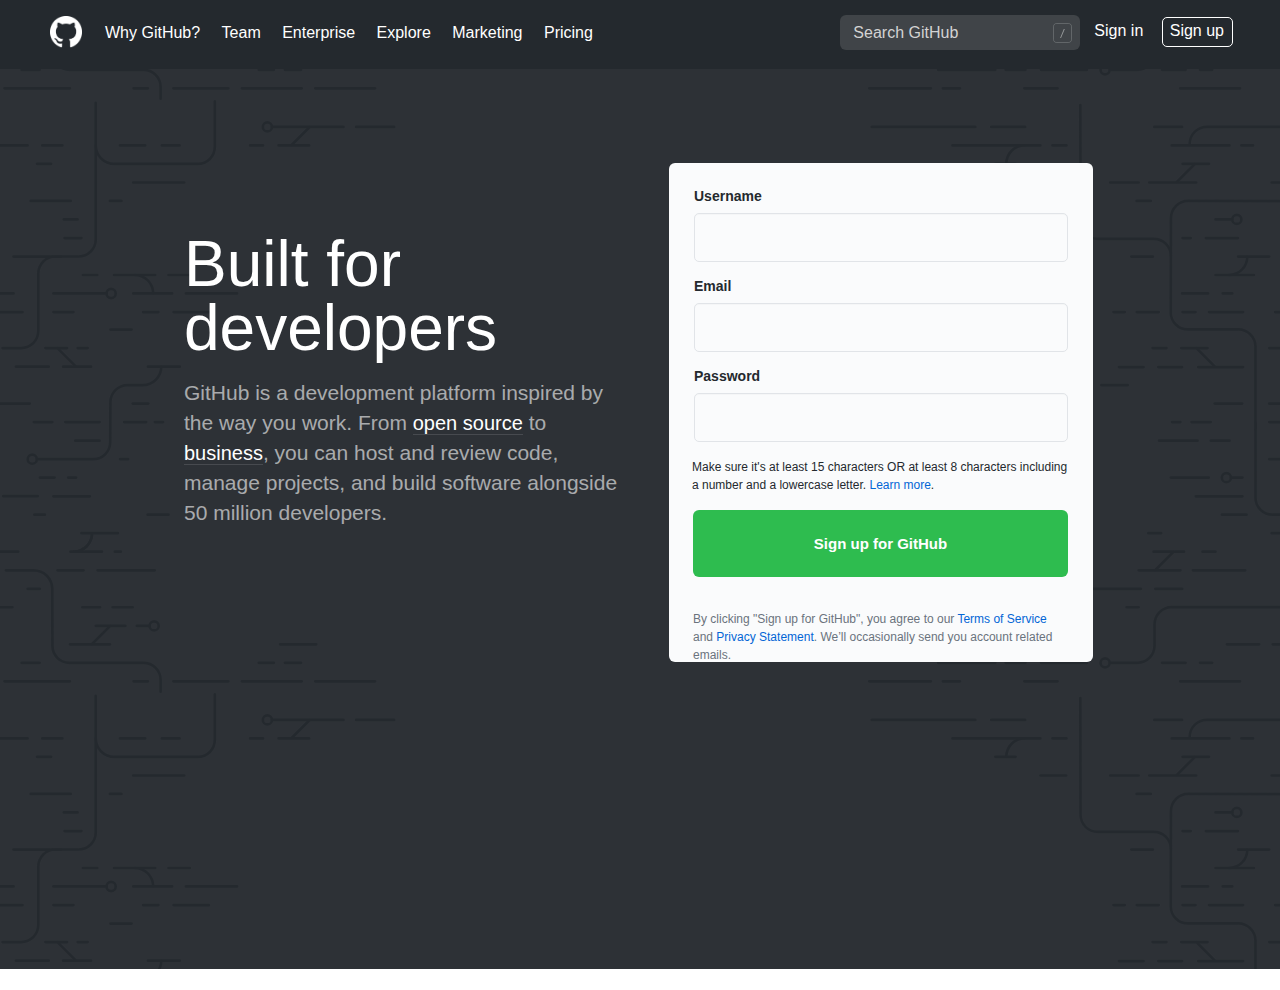
<file: Exercicio2/gitHub.html>
<!DOCTYPE html>
<html>

<head>
    <title>The world’s leading software development platform · GitHub</title>
    <meta charset="UTF-8">
    <meta name="description"
        content="GitHub brings together the world’s largest community of developers to discover, share, and build better software. From open source projects to private team repositories, we’re your all-in-one platform for collaborative development.">
    <meta name=" author " content="Kadu Floresta">
    <link rel="stylesheet" type="text/css" href="css/style.css" />
    <link rel="sortcut icon" href="../Exercicio2/img/favicon.ico" type="image/x-icon" />;
</head>

<body>
    <header>
        <nav class="navegador">
            <a href="https://github.com/"><img src="img/icone.png" class="icone"></a>
            <ul class="nav-links ">
                <li><a class="linkNav" href="#">Why GitHub?</a></li>
                <li><a class="linkNav" href="#">Team</a></li>
                <li><a class="linkNav" href="#">Enterprise</a></li>
                <li><a class="linkNav" href="#">Explore</a></li>
                <li><a class="linkNav" href="#">Marketing</a></li>
                <li><a class="linkNav" href="#">Pricing</a></li>
            </ul>
        </nav>

        <div class="navRight">
            <div class="divSearch">
                <input class="search" type="text" id="searchBar" placeholder="Search GitHub">
                <img class="iconeSearch" src="../Exercicio2/img/key.svg" alt="search" />
            </div>
            <a class="signIn" href="https://github.com/login">Sign in</a>
            <input class="signUp" type="button" value="Sign up">
        </div>
    </header>

    <div class="content">
        <div class="contentText">
            <h1 class="textoMaior">Built for developers</h1>
            <p class="descricaoContent">
                GitHub is a development platform inspired by the way you work. From <a
                    href="https://github.com/open-source" class="textLink">open
                    source</a> to <a href="https://github.com/enterprise" class="textLink">business</a>, you can host
                and
                review code, manage projects, and build software alongside 50 million developers.
            </p>
        </div>
        <div class="contentBox">
            <form action="#" method="post">

                <label for="username">Username</label>
                <input class="inputBox" type="text" id="username">

                <label for="email">Email</label>
                <input class="inputBox" type="email" id="email">

                <label for="password">Password</label>
                <input class="inputBox" type="password" id="senha">

                <p class="textBox1">
                    Make sure it's <span data-more-than-n-chars="">at least 15 characters</span> OR <span
                        data-min-chars="">at least 8 characters</span> <span data-number-requirement="">including a
                        number</span> <span data-letter-requirement="">and a lowercase letter</span>. <a
                        class="linkBlue"
                        href="https://docs.github.com/en/github/authenticating-to-github/creating-a-strong-password"
                        target="_blank">Learn more</a>.
                </p>

                <button type="submit" class="button submit">Sign up for GitHub</button>

                <p class="textBox2">
                    By clicking "Sign up for GitHub", you agree to our
                    <a class="linkBlue" href="https://docs.github.com/en/github/site-policy/github-terms-of-service"
                        target="_blank">Terms of
                        Service</a> and
                    <a class="linkBlue" href="https://docs.github.com/en/github/site-policy/github-privacy-statement"
                        target="_blank">Privacy
                        Statement</a>. <span class="email-notice">We’ll occasionally send you
                        account related emails.</span>
                </p>
            </form>
        </div>
    </div>

</body>

</html>
</file>
<file: Exercicio2/css/style.css>
body {
    color: rgba(255, 255, 255, 0.6);
    font-family: -apple-system, BlinkMacSystemFont, "Segoe UI", Helvetica, Arial, sans-serif, "Apple Color Emoji", "Segoe UI Emoji";
    font-size: 16px;
    margin: -21px 0px;
    width: 100%;
    height: 100%;
    position: absolute;
}

header {
    display: block;
    background-color: rgb(36, 41, 46);
    height: 72px;
}

nav {
    float: left;
    display: block;
    margin-left: 45px;
    height: 100%;
}

nav img {
    display: inline-block;
    height: 32px;
    width: 32px;
    padding: 19px 5px;
}

.nav-links {
    margin: 1px;
    float: right;
    padding-left: 0px;
}

.nav-links>li {
    display: inline-block;
    color: white;
    font-size: 16px;
    margin-left: 17px;
}

.nav-links a {
    line-height: 50px;
    text-decoration: none;
    color: #fff;
    display: inline-block;
    padding: 10px 0px;
}

.nav-links>div {
    float: right;
    margin-right: 5px;
}

.navRight {
    float: right;
    display: block;
    margin-left: 45px;
    height: 100%;
    margin-top: 16px;
}

::placeholder {
    color: inherit;
}

.divSearch {
    float: left;
    padding-top: 6px;
    padding-bottom: 5px;
    padding-left: 2px;
    border: none;
    border-radius: 6px;
    background-color: #404448;
    margin-top: 2px;
}

.search {
    border-color: #404448;
    background: none;
    box-shadow: 0 0 0 0;
    border: 0 none;
    outline: 0;
    border-radius: 6px;
    color: lightgray;
    font-size: 16px;
    padding: 7px 4px;
    width: 181px;
    height: 11px;
    text-align: left;
    margin: -1px 7px;
    font: inherit;
}

.iconeSearch {
    float: right;
    font-style: italic;
    font-size: 18px;
    border: none;
    height: 20px;
    width: 53px;
    margin: 2px -9px;
}

.signIn {
    margin: 0px 14px;
    text-decoration: none;
    color: white;
    font-size: 16px;
}

.signUp {
    border: 1px solid white;
    background-color: rgb(36, 41, 46);
    border-radius: 5px;
    color: white;
    padding: 4px 8px 6px 7px;
    font-size: 16px;
    margin-right: 47px;
    margin-top: 4px;
    font: inherit;
}

.content {
    background: url(../img/simple-codelines.svg) rgb(43, 49, 55);
    background-color: #24292ef5;
    background-size: 100%;
    height: 100%;
    width: 100%;
    position: absolute;
    background-position: center 10%;
    background-size: 103%;
}

.contentText {
    margin-left: 184px;
    margin-top: 120px;
    float: left;
    width: 50%;
}

.textoMaior {
    float: left;
    width: 50%;
    margin-right: 2%;
    margin-bottom: 40px!important;
    color: rgb(255, 255, 255);
    font-weight: 500;
    font-size: 64px!important;
    line-height: 64px;
    text-align: left;
    text-size-adjust: 100%;
}

.descricaoContent {
    float: left;
    width: 70%;
    color: rgba(255, 255, 255, 0.6);
    font-size: 21px;
    font-weight: 400;
    line-height: 30px;
    margin-top: -22px;
}

.textLink {
    background-color: rgba(0, 0, 0, 0);
    border-bottom-color: rgba(255, 255, 255, 0.125);
    border-bottom-style: solid;
    border-bottom-width: 1px;
    color: rgb(255, 255, 255);
    font-size: 20px;
    text-decoration-line: none;
}

.contentBox {
    float: right;
    margin-right: 187px;
    margin-top: -386px;
    background-color: rgb(250, 251, 252);
    border-radius: 6px;
    color: rgb(88, 96, 105);
    line-height: 24px;
    overflow-wrap: break-word;
    padding: 13px 20px;
    width: 384px;
    height: 473px;
}

label {
    color: rgb(36, 41, 46);
    cursor: default;
    display: block;
    font-size: 14px;
    font-weight: 600;
    height: 18px;
    line-height: 21px;
    margin-bottom: 5px;
    text-size-adjust: 100%;
    padding: 0px 5px;
    margin-top: 10px;
}

.inputBox {
    background-color: rgb(250, 251, 252);
    border-color: rgb(225, 228, 232);
    border-radius: 5px;
    border-style: solid;
    border-width: 1px;
    box-shadow: rgba(225, 228, 232, 0.2) 0px 1px 0px 0px inset;
    padding: 16px 6px;
    text-size-adjust: 100%;
    width: 360px;
    margin: 4px 5px;
    color: black;
}

.button {
    background-color: rgb(46, 188, 79);
    border-color: rgb(46, 188, 79);
    border-radius: 6px;
    border-style: none;
    color: white;
    font-size: 15px;
    font-weight: bold;
    font-style: inherit;
    width: 375px;
    height: 67px;
    text-size-adjust: 100%;
    margin: -14px 4px;
}

.textBox1 {
    color: rgb(36, 41, 46);
    display: block;
    font-size: 12px;
    height: 54px;
    line-height: 18px;
    margin: 12px 3px;
}

.textBox2 {
    color: rgb(106, 115, 125);
    font-size: 12px;
    line-height: 18px;
    margin-top: 47px;
    margin: 47px 4px;
}

.linkBlue {
    background-color: rgba(0, 0, 0, 0);
    color: rgb(3, 102, 214);
    text-decoration-line: none;
}
</file>
